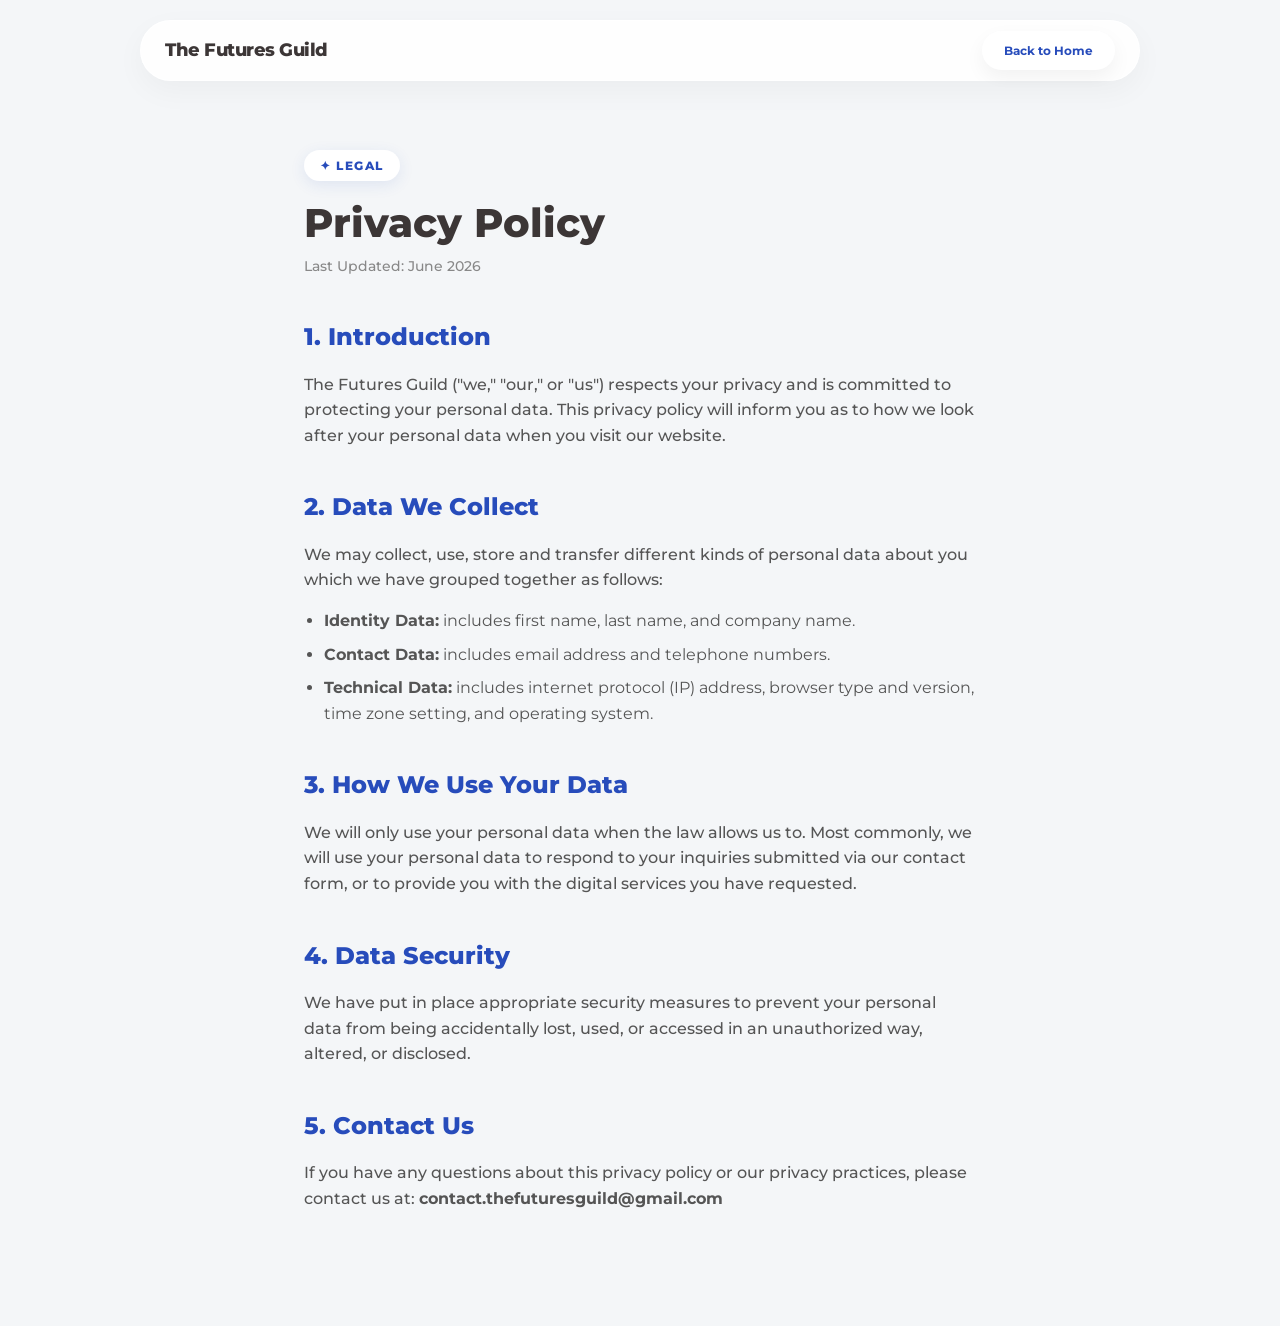
<file: privacy.html>
<!doctype html>
<html lang="en">
  <head>
    <meta charset="UTF-8" />
    <meta name="viewport" content="width=device-width, initial-scale=1.0" />
    <title>Privacy Policy | The Futures Guild</title>
    <link href="https://fonts.googleapis.com/css2?family=Montserrat:wght@400;500;600;700;800&display=swap" rel="stylesheet" />
    <link rel="stylesheet" href="style.css" />
    <style>
        .legal-section { padding: 150px 5% 100px 5%; max-width: 800px; margin: 0 auto; }
        .legal-section h1 { font-size: 2.5rem; margin-bottom: 10px; }
        .legal-section .updated { color: #888; margin-bottom: 40px; font-size: 0.9rem; }
        .legal-section h2 { font-size: 1.5rem; margin-top: 40px; margin-bottom: 15px; color: var(--medium-blue); }
        .legal-section p { margin-bottom: 15px; color: #555; }
        .legal-section ul { margin-bottom: 15px; padding-left: 20px; color: #555; }
        .legal-section li { margin-bottom: 8px; }
    </style>
  </head>
  <body class="bg-light">
    
    <div class="nav-wrapper">
      <header class="navbar-pill">
        <a href="index.html" style="text-decoration: none;"><div class="logo">The Futures Guild</div></a>
        <a href="index.html" class="btn-secondary" style="padding: 8px 20px; font-size: 12px;">Back to Home</a>
      </header>
    </div>

    <section class="legal-section">
      <div class="badge">✦ LEGAL</div>
      <h1>Privacy Policy</h1>
      <p class="updated">Last Updated: June 2026</p>

      <h2>1. Introduction</h2>
      <p>The Futures Guild ("we," "our," or "us") respects your privacy and is committed to protecting your personal data. This privacy policy will inform you as to how we look after your personal data when you visit our website.</p>

      <h2>2. Data We Collect</h2>
      <p>We may collect, use, store and transfer different kinds of personal data about you which we have grouped together as follows:</p>
      <ul>
          <li><strong>Identity Data:</strong> includes first name, last name, and company name.</li>
          <li><strong>Contact Data:</strong> includes email address and telephone numbers.</li>
          <li><strong>Technical Data:</strong> includes internet protocol (IP) address, browser type and version, time zone setting, and operating system.</li>
      </ul>

      <h2>3. How We Use Your Data</h2>
      <p>We will only use your personal data when the law allows us to. Most commonly, we will use your personal data to respond to your inquiries submitted via our contact form, or to provide you with the digital services you have requested.</p>

      <h2>4. Data Security</h2>
      <p>We have put in place appropriate security measures to prevent your personal data from being accidentally lost, used, or accessed in an unauthorized way, altered, or disclosed.</p>

      <h2>5. Contact Us</h2>
      <p>If you have any questions about this privacy policy or our privacy practices, please contact us at: <strong>contact.thefuturesguild@gmail.com</strong></p>
    </section>

  </body>
</html>
</file>
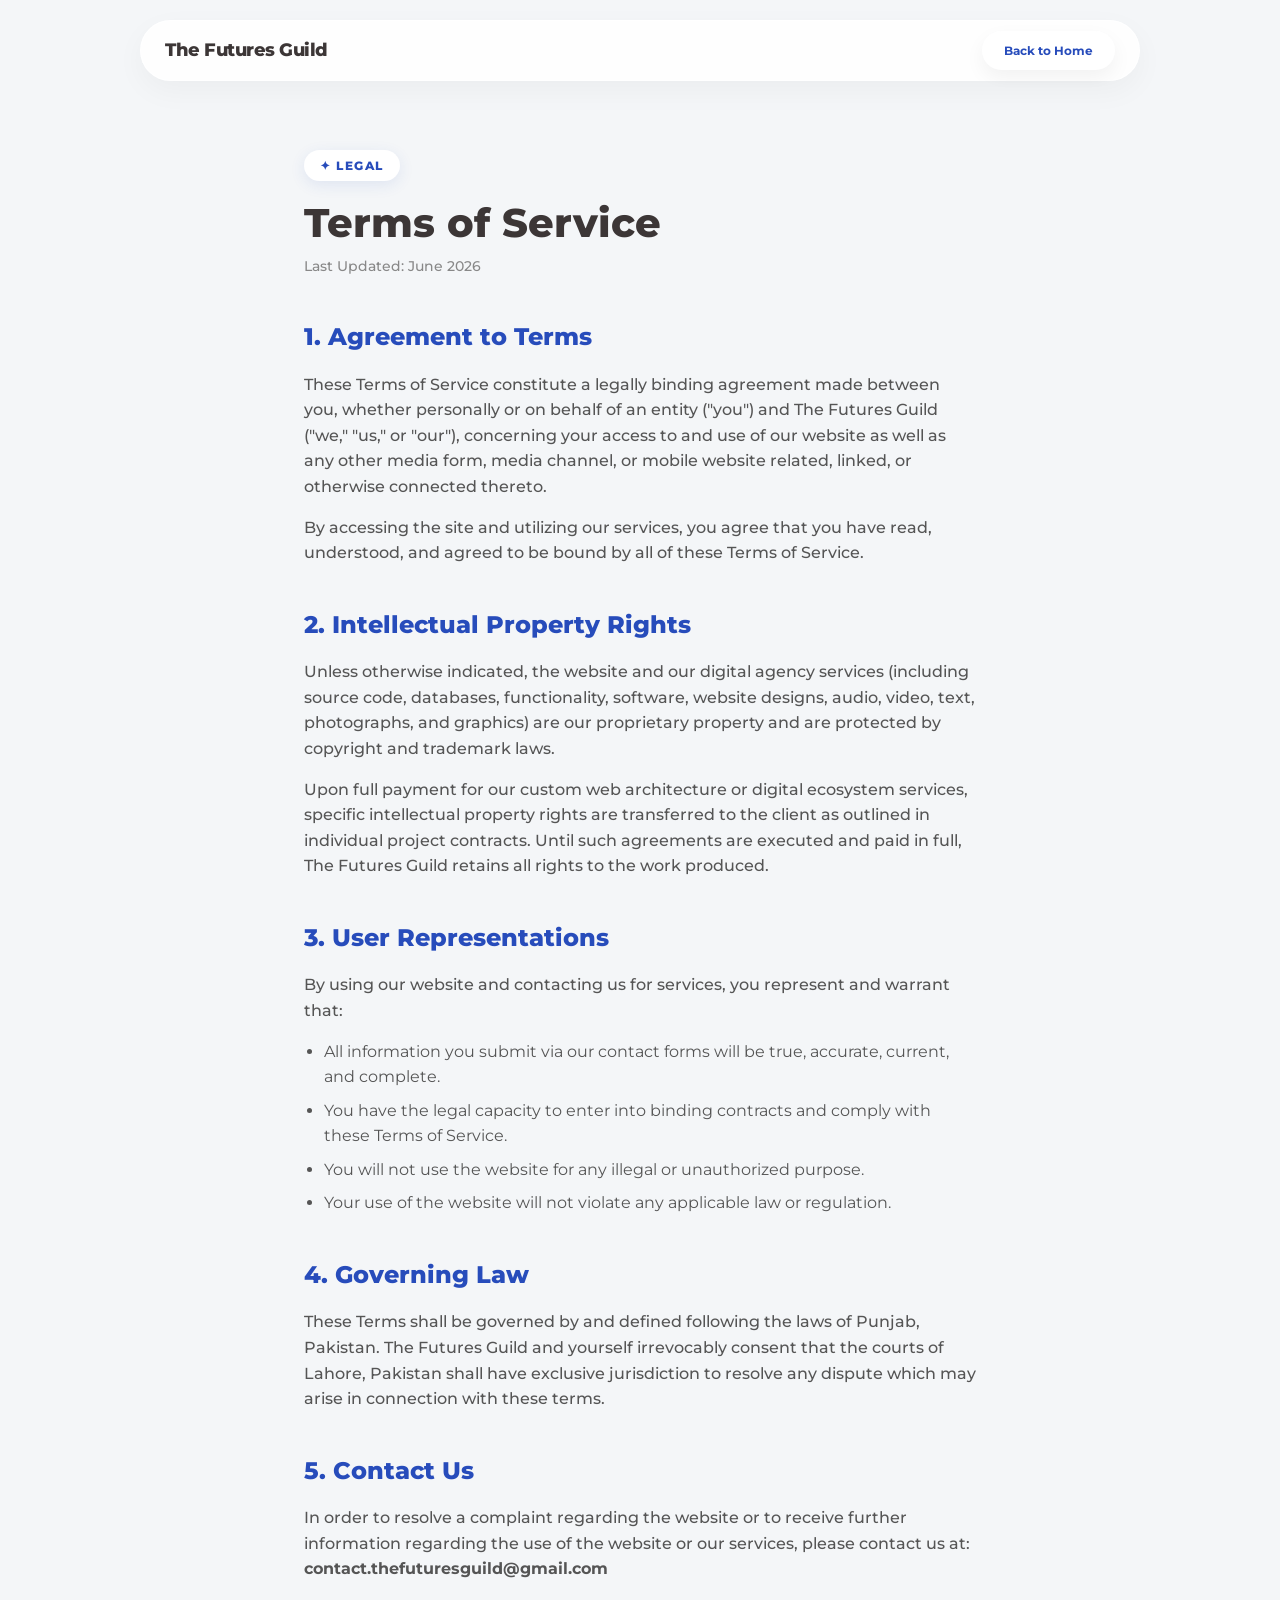
<file: terms.html>
<!doctype html>
<html lang="en">
  <head>
    <meta charset="UTF-8" />
    <meta name="viewport" content="width=device-width, initial-scale=1.0" />
    <title>Terms of Service | The Futures Guild</title>
    <link href="https://fonts.googleapis.com/css2?family=Montserrat:wght@400;500;600;700;800&display=swap" rel="stylesheet" />
    <link rel="stylesheet" href="style.css" />
    <style>
        .legal-section { padding: 150px 5% 100px 5%; max-width: 800px; margin: 0 auto; }
        .legal-section h1 { font-size: 2.5rem; margin-bottom: 10px; }
        .legal-section .updated { color: #888; margin-bottom: 40px; font-size: 0.9rem; }
        .legal-section h2 { font-size: 1.5rem; margin-top: 40px; margin-bottom: 15px; color: var(--medium-blue); }
        .legal-section p { margin-bottom: 15px; color: #555; }
        .legal-section ul { margin-bottom: 15px; padding-left: 20px; color: #555; }
        .legal-section li { margin-bottom: 8px; }
    </style>
  </head>
  <body class="bg-light">
    
    <!-- Simplified Navbar -->
    <div class="nav-wrapper">
      <header class="navbar-pill">
        <a href="index.html" style="text-decoration: none;"><div class="logo">The Futures Guild</div></a>
        <a href="index.html" class="btn-secondary" style="padding: 8px 20px; font-size: 12px;">Back to Home</a>
      </header>
    </div>

    <!-- Legal Content -->
    <section class="legal-section">
      <div class="badge">✦ LEGAL</div>
      <h1>Terms of Service</h1>
      <p class="updated">Last Updated: June 2026</p>

      <h2>1. Agreement to Terms</h2>
      <p>These Terms of Service constitute a legally binding agreement made between you, whether personally or on behalf of an entity ("you") and The Futures Guild ("we," "us," or "our"), concerning your access to and use of our website as well as any other media form, media channel, or mobile website related, linked, or otherwise connected thereto.</p>
      <p>By accessing the site and utilizing our services, you agree that you have read, understood, and agreed to be bound by all of these Terms of Service.</p>

      <h2>2. Intellectual Property Rights</h2>
      <p>Unless otherwise indicated, the website and our digital agency services (including source code, databases, functionality, software, website designs, audio, video, text, photographs, and graphics) are our proprietary property and are protected by copyright and trademark laws.</p>
      <p>Upon full payment for our custom web architecture or digital ecosystem services, specific intellectual property rights are transferred to the client as outlined in individual project contracts. Until such agreements are executed and paid in full, The Futures Guild retains all rights to the work produced.</p>

      <h2>3. User Representations</h2>
      <p>By using our website and contacting us for services, you represent and warrant that:</p>
      <ul>
          <li>All information you submit via our contact forms will be true, accurate, current, and complete.</li>
          <li>You have the legal capacity to enter into binding contracts and comply with these Terms of Service.</li>
          <li>You will not use the website for any illegal or unauthorized purpose.</li>
          <li>Your use of the website will not violate any applicable law or regulation.</li>
      </ul>

      <h2>4. Governing Law</h2>
      <p>These Terms shall be governed by and defined following the laws of Punjab, Pakistan. The Futures Guild and yourself irrevocably consent that the courts of Lahore, Pakistan shall have exclusive jurisdiction to resolve any dispute which may arise in connection with these terms.</p>

      <h2>5. Contact Us</h2>
      <p>In order to resolve a complaint regarding the website or to receive further information regarding the use of the website or our services, please contact us at: <strong>contact.thefuturesguild@gmail.com</strong></p>
    </section>

  </body>
</html>
</file>
<file: style.css>
:root {
  --dark-charcoal: #3c3636;
  --medium-blue: #274cbb;
  --white: #ffffff;
  --bg-light: #f4f6f8;
  --font-primary: "Montserrat", sans-serif;
}

* {
  margin: 0;
  padding: 0;
  box-sizing: border-box;
}

body {
  font-family: var(--font-primary);
  color: var(--dark-charcoal);
  background-color: var(--bg-light);
  line-height: 1.6;
  overflow-x: hidden;
}

/* --- FLUID TYPOGRAPHY & BADGES --- */
h1 {
  font-size: clamp(2.5rem, 6vw, 4.5rem); /* Auto-scales between mobile & desktop */
  font-weight: 800;
  line-height: 1.1;
  margin-bottom: 20px;
}
h2 {
  font-size: clamp(2rem, 4vw, 3rem); /* Auto-scales smoothly */
  font-weight: 800;
  margin-bottom: 15px;
}
h3 {
  font-size: 1.25rem;
  font-weight: 700;
  margin-bottom: 10px;
}
p {
  color: #555;
  font-weight: 500;
}
.highlight {
  color: var(--medium-blue);
}

.badge {
  display: inline-block;
  padding: 6px 16px;
  background: var(--white);
  color: var(--medium-blue);
  font-size: 0.75rem;
  font-weight: 800;
  letter-spacing: 1.5px;
  text-transform: uppercase;
  border-radius: 50px;
  box-shadow: 0 4px 15px rgba(39, 76, 187, 0.1);
  margin-bottom: 20px;
}

/* --- PILL NAVBAR --- */
.nav-wrapper {
  position: absolute; 
  top: 20px;
  left: 0;
  width: 100%;
  display: flex;
  justify-content: center;
  z-index: 1000;
  padding: 0 20px;
}

.navbar-pill {
  background: rgba(255, 255, 255, 0.85);
  backdrop-filter: blur(20px);
  -webkit-backdrop-filter: blur(20px);
  width: 100%;
  max-width: 1000px;
  border-radius: 50px;
  padding: 10px 24px;
  display: flex;
  justify-content: space-between;
  align-items: center;
  box-shadow: 0 10px 30px rgba(0, 0, 0, 0.04);
  border: 1px solid rgba(255, 255, 255, 0.8);
}
.logo {
  font-size: 18px;
  font-weight: 800;
  color: var(--dark-charcoal);
  letter-spacing: -0.5px;
}
.nav-collapse {
  display: contents; /* On desktop, acts like it doesn't exist, restoring perfect spacing */
}
.nav-links {
  display: flex;
  gap: 30px;
  margin: 0 auto;
}
.nav-links a {
  font-size: 13px;
  font-weight: 700;
  color: var(--dark-charcoal);
  text-decoration: none;
  transition: color 0.3s ease;
}
.nav-links a:hover {
  color: var(--medium-blue);
}

/* --- THE ORIGINAL CHARCOAL BUTTON --- */
.btn-nav {
  font-size: 13px;
  background: var(--medium-blue);
  color: var(--white);
  padding: 10px 20px;
  border-radius: 50px;
  text-decoration: none;
  font-weight: 700;
  transition: all 0.3s ease;
  display: inline-block;
}

.btn-nav:hover {
  /* background: var(--dark-charcoal); */
  color: var(--white);
  transform: translateY(-2px);
}

/* --- HAMBURGER MENU BASE --- */
.menu-toggle {
  display: none;
  flex-direction: column;
  cursor: pointer;
  gap: 5px;
  z-index: 1001; 
}

.menu-toggle .bar {
  width: 25px;
  height: 3px;
  background-color: var(--dark-charcoal);
  transition: all 0.3s ease;
  border-radius: 3px;
}
/* --- HERO & BUTTONS --- */
.hero {
  position: relative;
  min-height: 100vh;
  display: flex;
  align-items: center;
  justify-content: center;
  text-align: center;
  padding: 120px 5%;
  overflow: hidden;
}

#canvas-container {
  position: absolute;
  top: 0;
  left: 0;
  width: 100%;
  height: 100%;
  z-index: 0;
  pointer-events: none; 
}

.hero-content {
  position: relative;
  z-index: 1;
  max-width: 800px;
}
.hero-content p {
  font-size: 1.15rem;
  margin-bottom: 40px;
  color: #444;
}

.hero-btns {
  display: flex;
  justify-content: center;
  gap: 15px;
  margin-top: 30px;
}
.btn-primary {
  font-size: 15px;
  background: var(--medium-blue);
  color: var(--white);
  padding: 14px 36px;
  border-radius: 50px;
  text-decoration: none;
  font-weight: 700;
  transition: all 0.3s ease;
  border: 2px solid var(--medium-blue);
  cursor: pointer;
  display: inline-block;
}
.btn-primary:hover {
  transform: translateY(-3px);
  box-shadow: 0 15px 30px rgba(39, 76, 187, 0.3);
}
.btn-secondary {
  font-size: 15px;
  background: var(--white);
  color: var(--medium-blue);
  padding: 14px 36px;
  border-radius: 50px;
  text-decoration: none;
  font-weight: 700;
  transition: all 0.3s ease;
  box-shadow: 0 8px 20px rgba(0, 0, 0, 0.05);
  border: 2px solid transparent;
  display: inline-block;
}
.btn-secondary:hover {
  transform: translateY(-3px);
  border: 2px solid rgba(39, 76, 187, 0.2);
  box-shadow: 0 15px 30px rgba(0, 0, 0, 0.08);
}
.btn-full {
  width: 100%;
  margin-top: 10px;
}

/* --- SECTION BACKGROUND UTILITIES --- */
.bg-white { background-color: var(--white); }
.bg-light { background-color: var(--bg-light); }

/* --- CENTERED HEADER --- */
.bento-header {
  text-align: center;
  margin-bottom: 60px;
}
.bento-header .badge {
  margin-bottom: 20px;
}

/* --- SOLID CONTAINER BENTO SERVICES --- */
.services-solid-grid {
  padding: 120px 5%;
  background: var(--white);
}
.bento-container {
  max-width: 1200px;
  margin: 0 auto;
}
.bento-layout {
  display: grid;
  grid-template-columns: 1fr 1.8fr;
  gap: 20px;
}
.bento-subgrid {
  display: grid;
  grid-template-columns: repeat(2, 1fr);
  grid-template-rows: repeat(2, 1fr);
  gap: 20px;
}

/* ========================================= */
/* --- INFORMATIVE FLIP BENTO CARDS ---      */
/* ========================================= */

.bento-card-wrapper {
  background-color: transparent;
  perspective: 1500px; /* Gives the 3D rotation depth */
  display: block;
  text-decoration: none;
  min-height: 250px;
  height: 100%; /* Ensures it fills the CSS grid cell */
}

.flip-card-inner {
  position: relative;
  width: 100%;
  height: 100%;
  text-align: left;
  transition: transform .7s ease-out;
  transform-style: preserve-3d;
}

/* The Trigger: Flips the card 180 degrees on hover */
.bento-card-wrapper:hover .flip-card-inner {
  transform: rotateY(180deg);
}

.flip-card-front, 
.flip-card-back {
  position: absolute;
  top: 0; left: 0;
  width: 100%;
  height: 100%;
  -webkit-backface-visibility: hidden;
  backface-visibility: hidden;
  border-radius: 16px;
  padding: 30px;
  box-shadow: 0 10px 30px rgba(0, 0, 0, 0.04);
  display: flex;
  flex-direction: column;
}

/* --- FRONT STYLING --- */
.flip-card-front {
  background-size: cover;
  background-position: center;
  justify-content: flex-start;
}

.flip-card-front h3 {
  color: var(--white);
  margin: 0;
  text-shadow: 0 4px 20px rgba(0, 0, 0, 0.8), 0 2px 4px rgba(0, 0, 0, 0.5);
}

/* --- BACK STYLING --- */
.flip-card-back {
  transform: rotateY(180deg);
  justify-content: center;
  align-items: center; /* Centers items perfectly in the middle */
  text-align: center;  /* Centers the actual text */
  padding: 30px 40px; /* Generous padding for text readability */
}

/* Vibrant background colors for the back side to match your requested palette */
.back-dark { background: var(--dark-charcoal); }
.back-blue { background: var(--medium-blue); }
.back-red { background: #e03a3a; }
.back-yellow { background: #e0a81d; }
.back-purple { background: #6b38d9; }

.flip-card-back h3 {
  font-size: 1.3rem;
  margin-bottom: 12px;
  color: var(--white);
  font-weight: 800;
}

.flip-card-back p {
  font-size: 0.85rem; /* Shrunk down slightly for better elegance */
  color: rgba(255, 255, 255, 0.9);
  line-height: 1.6;
  font-weight: 500;
  margin: 0;
}

/* Mobile Adjustment for text fit */
@media (max-width: 600px) {
    .flip-card-back { padding: 25px; }
    .flip-card-back h3 { font-size: 1.1rem; margin-bottom: 8px;}
    .flip-card-back p { font-size: 0.8rem; } /* Further reduced for mobile */
}
/* --- THE ELITE ABOUT SECTION --- */
.about-elite-section {
  padding: 150px 5%;
  background: var(--bg-light); 
  position: relative;
  overflow: hidden;
}
.about-elite-container {
  max-width: 1200px;
  margin: 0 auto;
  display: grid;
  grid-template-columns: 1fr 1.2fr;
  gap: 100px;
  align-items: center;
}
.about-visual {
  position: relative;
}
.about-main-img {
  width: 100%;
  height: 600px;
  object-fit: cover;
  border-radius: 24px;
  box-shadow: 0 30px 60px rgba(0, 0, 0, 0.08);
  transition: transform 0.6s ease;
}
.about-visual:hover .about-main-img {
  transform: scale(1.02);
}
.floating-stat {
  position: absolute;
  bottom: -30px;
  right: -30px;
  background: rgba(255, 255, 255, 0.7);
  backdrop-filter: blur(20px);
  -webkit-backdrop-filter: blur(20px);
  border: 1px solid rgba(255, 255, 255, 0.9);
  padding: 30px 40px;
  border-radius: 20px;
  box-shadow: 0 20px 40px rgba(0, 0, 0, 0.08);
  display: flex;
  align-items: center;
  gap: 20px;
  transition: transform 0.5s ease;
  z-index: 3;
}
.about-visual:hover .floating-stat {
  transform: translateY(-15px);
}
.stat-number {
  font-size: 3.5rem;
  font-weight: 800;
  color: var(--medium-blue);
  line-height: 1;
  letter-spacing: -2px;
}
.stat-text {
  font-size: 0.95rem;
  font-weight: 800;
  text-transform: uppercase;
  color: var(--dark-charcoal);
  letter-spacing: 1px;
  line-height: 1.3;
}
.about-content-elite {
  position: relative;
  z-index: 2;
}
.elite-heading {
  font-size: clamp(2rem, 4vw, 3.5rem);
  font-weight: 800;
  line-height: 1.1;
  margin-bottom: 25px;
  letter-spacing: -1px;
}
.elite-lead {
  font-size: 1.15rem;
  color: #555;
  line-height: 1.8;
  margin-bottom: 50px;
}
.elite-features {
  display: flex;
  flex-direction: column;
  gap: 20px;
}
.elite-feature {
  display: flex;
  align-items: flex-start;
  gap: 20px;
  padding: 30px;
  background: var(--white);
  border-radius: 20px;
  box-shadow: 0 10px 30px rgba(0, 0, 0, 0.02);
  border: 1px solid rgba(0, 0, 0, 0.03);
  transition: all 0.4s cubic-bezier(0.16, 1, 0.3, 1);
}
.elite-feature:hover {
  transform: translateX(15px);
  box-shadow: 0 20px 50px rgba(39, 76, 187, 0.08);
  border-color: rgba(39, 76, 187, 0.2);
}
.feature-icon {
  font-size: 1.5rem;
  color: var(--medium-blue);
  background: rgba(39, 76, 187, 0.05);
  width: 55px;
  height: 55px;
  display: flex;
  align-items: center;
  justify-content: center;
  border-radius: 14px;
  flex-shrink: 0;
  transition: background 0.3s ease, color 0.3s ease;
}
.elite-feature:hover .feature-icon {
  background: var(--medium-blue);
  color: var(--white);
}
.elite-feature h4 {
  font-size: 1.2rem;
  font-weight: 800;
  margin-bottom: 8px;
  color: var(--dark-charcoal);
}
.elite-feature p {
  font-size: 1rem;
  color: #666;
  margin: 0;
  line-height: 1.6;
}

/* --- THE UPGRADED METHODOLOGY SECTION --- */
.process-section {
  padding: 120px 5%;
}
.process-header {
  text-align: center;
  max-width: 700px;
  margin: 0 auto 80px auto;
}
.process-header .badge {
  margin-bottom: 20px;
}
.process-header h2 {
  font-size: clamp(2rem, 4vw, 3.5rem); 
  font-weight: 800;
  margin-bottom: 15px;
  color: var(--dark-charcoal);
}
.process-header p {
  font-size: 1.15rem;
  color: #666;
}
.methodology-timeline {
  display: flex;
  justify-content: space-between;
  position: relative;
  max-width: 1200px;
  margin: 0 auto;
}
.methodology-line {
  position: absolute;
  top: 55px;
  left: 10%;
  right: 10%;
  height: 2px;
  background: rgba(39, 76, 187, 0.2);
  box-shadow: 0 0 12px rgba(39, 76, 187, 0.3);
  z-index: 1;
}
.methodology-step {
  text-align: center;
  position: relative;
  z-index: 2;
  flex: 1;
  padding: 0 20px;
  display: flex;
  flex-direction: column;
  align-items: center;
  cursor: pointer;
}
.orb-wrapper {
  position: relative;
  margin-bottom: 25px;
  width: 110px;
  height: 110px;
}
.methodology-orb {
  width: 100%;
  height: 100%;
  background: #f4f6f9;
  border: 8px solid var(--white);
  border-radius: 50%;
  display: flex;
  align-items: center;
  justify-content: center;
  box-shadow: 0 10px 30px rgba(0, 0, 0, 0.08);
  color: var(--dark-charcoal);
  transition: all 0.4s cubic-bezier(0.25, 0.8, 0.25, 1);
}
.methodology-step:hover .methodology-orb {
  transform: scale(1.12);
  box-shadow: 0 15px 40px rgba(39, 76, 187, 0.25);
  background: var(--medium-blue);
  color: var(--white);
}
.orb-number {
  position: absolute;
  top: 0;
  right: -5px;
  width: 32px;
  height: 32px;
  background: var(--white);
  border-radius: 50%;
  display: flex;
  align-items: center;
  justify-content: center;
  font-size: 0.8rem;
  font-weight: 800;
  color: var(--medium-blue);
  box-shadow: 0 4px 10px rgba(0, 0, 0, 0.1);
  z-index: 3;
  transition: transform 0.4s ease;
}
.methodology-step:hover .orb-number {
  transform: scale(1.05);
}
.methodology-step h4 {
  font-size: 1.3rem;
  font-weight: 600;
  margin-bottom: 12px;
  color: var(--dark-charcoal);
}
.methodology-step p {
  font-size: 14px;
  color: #666;
  line-height: 1.6;
  max-width: 250px;
}

/* --- THE ELITE CONTACT SECTION --- */
.contact-elite-section {
  padding: 120px 5%;
  background: var(--bg-light);
}
.contact-elite-container {
  max-width: 1200px;
  margin: 0 auto;
  display: grid;
  grid-template-columns: 1fr 1.2fr;
  gap: 80px;
  align-items: center;
}
.contact-heading {
  font-size: clamp(2.5rem, 4vw, 3.5rem);
  font-weight: 800;
  line-height: 1.1;
  margin-bottom: 20px;
  color: var(--dark-charcoal);
}
.contact-lead {
  font-size: 1.15rem;
  color: #666;
  margin-bottom: 50px;
  line-height: 1.6;
  max-width: 400px;
}
.contact-details {
  display: flex;
  flex-direction: column;
  gap: 30px;
}
.contact-item {
  display: flex;
  align-items: center;
  gap: 20px;
}
.contact-icon {
  width: 50px;
  height: 50px;
  background: var(--white);
  color: var(--medium-blue);
  border-radius: 50%;
  display: flex;
  align-items: center;
  justify-content: center;
  font-size: 1.2rem;
  box-shadow: 0 10px 20px rgba(0, 0, 0, 0.05);
}
.contact-label {
  display: block;
  font-size: 0.85rem;
  font-weight: 700;
  color: #888;
  text-transform: uppercase;
  letter-spacing: 1px;
  margin-bottom: 4px;
}
.contact-value {
  font-size: 1.1rem;
  font-weight: 700;
  color: var(--dark-charcoal);
  margin: 0;
}
.contact-form-wrapper {
  background: var(--white);
  padding: 50px;
  border-radius: 24px;
  box-shadow: 0 20px 60px rgba(0, 0, 0, 0.06);
  border: 1px solid rgba(0, 0, 0, 0.02);
}
.elite-form {
  display: flex;
  flex-direction: column;
  gap: 24px;
}
.form-row {
  display: grid;
  grid-template-columns: 1fr 1fr;
  gap: 24px;
}
.input-group {
  display: flex;
  flex-direction: column;
  text-align: left;
}
.input-group label {
  font-size: 0.85rem;
  font-weight: 700;
  color: var(--dark-charcoal);
  margin-bottom: 8px;
}
.elite-form input,
.elite-form textarea {
  width: 100%;
  padding: 16px 20px;
  background: #f8fafc;
  border: 2px solid transparent;
  border-radius: 12px;
  font-family: inherit;
  font-size: 1rem;
  color: var(--dark-charcoal);
  transition: all 0.3s ease;
}
.elite-form input::placeholder,
.elite-form textarea::placeholder {
  color: #a0aec0;
}
.elite-form input:focus,
.elite-form textarea:focus {
  outline: none;
  background: var(--white);
  border-color: var(--medium-blue);
  box-shadow: 0 10px 25px rgba(39, 76, 187, 0.1);
}

/* --- THE ELITE FOOTER --- */
.footer-elite {
  background: var(--dark-charcoal);
  color: var(--white);
  padding: 100px 5% 30px 5%;
  position: relative;
}
.footer-elite::before {
  content: "";
  position: absolute;
  top: 0;
  left: 5%;
  right: 5%;
  height: 1px;
  background: rgba(255, 255, 255, 0.05);
}
.footer-grid {
  display: grid;
  grid-template-columns: 2fr 1fr 1fr 1.5fr;
  gap: 50px;
  margin-bottom: 80px;
  max-width: 1200px;
  margin: 0 auto;
}
.footer-logo {
  font-size: 1.5rem;
  font-weight: 800;
  margin-bottom: 20px;
  letter-spacing: -0.5px;
}
.brand-col p {
  color: #a0aec0;
  font-size: 0.95rem;
  max-width: 320px;
  line-height: 1.6;
  margin-bottom: 30px;
}
.social-links {
  display: flex;
  gap: 15px;
}
.social-links a {
  display: grid;
  place-items: center; 
  width: 40px;
  height: 40px;
  background: rgba(255, 255, 255, 0.05);
  color: var(--white);
  border-radius: 50%;
  text-decoration: none;
  transition: all 0.3s ease;
}
.social-links a:hover {
  background: var(--medium-blue);
  transform: translateY(-3px);
  box-shadow: 0 10px 20px rgba(39, 76, 187, 0.3);
}
.social-links a i {
  display: block; 
  font-size: 1.2rem; 
  line-height: 2; 
}
.footer-col h4 {
  font-size: 0.85rem;
  letter-spacing: 1.5px;
  margin-bottom: 25px;
  color: var(--white);
  font-weight: 700;
}
.footer-col a {
  display: block;
  color: #a0aec0;
  text-decoration: none;
  margin-bottom: 14px;
  font-size: 0.95rem;
  transition: all 0.3s ease;
}
.footer-col a:hover {
  color: var(--white);
  padding-left: 6px; 
}
.footer-col p {
  color: #a0aec0;
  font-size: 0.95rem;
  margin-bottom: 14px;
  display: flex;
  align-items: center;
  gap: 12px;
}
.footer-bottom {
  display: flex;
  justify-content: space-between;
  align-items: center;
  border-top: 1px solid rgba(255, 255, 255, 0.1);
  padding-top: 30px;
  font-size: 0.9rem;
  color: #a0aec0;
  max-width: 1200px;
  margin: 0 auto;
}
.footer-legal a {
  color: #a0aec0;
  text-decoration: none;
  margin-left: 20px;
  transition: color 0.3s ease;
}
.footer-legal a:hover {
  color: var(--white);
}
/* --- SCROLL REVEAL ANIMATIONS --- */
/* Overriding the scroll reveal to keep everything visible */
.reveal {
  opacity: 1 !important;
  transform: none !important;
  visibility: visible !important;
}

.reveal.active {
  opacity: 1;
  transform: translateY(0);
}
/* ========================================= */
/* --- GLOBAL RESPONSIVE MEDIA QUERIES ---   */
/* ========================================= */

/* 4K & Ultra-Wide Desktop Scaling */
@media (min-width: 1800px) {
  html { font-size: 18px; } 
  .bento-container, .about-elite-container, .methodology-timeline, 
  .contact-elite-container, .footer-grid, .footer-bottom {
      max-width: 1500px;
  }
}

/* Tablets & Small Laptops */
@media (max-width: 1024px) {
  .bento-layout { grid-template-columns: 1fr; }
  .solid-card { min-height: 350px; }
  .about-elite-container { grid-template-columns: 1fr; gap: 80px; }
  .about-main-img { height: 450px; }
}

/* Large Phones & Small Tablets */
@media (max-width: 900px) {
  .methodology-timeline { flex-direction: column; gap: 60px; }
  
  /* Hides the methodology line completely so it doesn't break the design */
  .methodology-line { display: none; }

  .contact-elite-container { grid-template-columns: 1fr; gap: 60px; }
  .footer-grid { grid-template-columns: 1fr; gap: 50px; }
}

/* Standard Mobile Devices (Collapsible Navbar Implementation) */
@media (max-width: 768px) {
  .navbar-pill {
      flex-wrap: nowrap; 
      justify-content: space-between;
  }
  
  .logo { order: 1; }
  .menu-toggle { display: flex; order: 2; margin-left: auto; }

  /* The wrapper becomes the visual dropdown box */
  .nav-collapse {
      display: flex; /* Turns off display:contents */
      position: absolute;
      top: 70px;
      left: 5%;
      right: 5%;
      background: rgba(255, 255, 255, 0.95);
      backdrop-filter: blur(20px);
      border-radius: 20px;
      box-shadow: 0 15px 40px rgba(0,0,0,0.1);
      flex-direction: column;
      align-items: center;
      padding: 20px 0;
      gap: 20px;
      opacity: 0;
      visibility: hidden;
      transform: translateY(-20px);
      transition: all 0.3s ease;
      z-index: 1000;
  }
  
  /* Active Mobile Dropdown */
  .nav-collapse.active {
      opacity: 1;
      visibility: visible;
      transform: translateY(0);
  }

  /* Stack the links inside the dropdown */
  .nav-links {
      margin: 0;
      flex-direction: column;
      align-items: center;
      gap: 20px;
  }

  /* Hamburger Animation */
  .menu-toggle.is-active .bar:nth-child(2) { opacity: 0; }
  .menu-toggle.is-active .bar:nth-child(1) { transform: translateY(8px) rotate(45deg); }
  .menu-toggle.is-active .bar:nth-child(3) { transform: translateY(-8px) rotate(-45deg); }
}

/* Small Mobile Devices */
@media (max-width: 600px) {
  .hero-btns { flex-direction: column; gap: 15px; }
  .btn-primary, .btn-secondary { width: 100%; }
  
  .bento-subgrid { grid-template-columns: 1fr; }
  .solid-card { min-height: 250px; }

  /* Shrinks the large anchor card title to match the smaller cards */
  .title-large {
    font-size: clamp(1.1rem, 1.5vw, 1.4rem);
    font-weight: 700;
  }

  .elite-feature { flex-direction: column; gap: 15px; padding: 25px; }
  .about-main-img { height: 350px; }
  .floating-stat { right: 5%; bottom: -15px; padding: 15px 25px; }
  .stat-number { font-size: 2.5rem; }

  .form-row { grid-template-columns: 1fr; }

  .footer-grid { text-align: center; }
  .brand-col p { margin: 0 auto 30px auto; }
  .social-links { justify-content: center; }
  .footer-col p { justify-content: center; }
  .footer-bottom { flex-direction: column; gap: 20px; text-align: center; }
  .footer-legal a { margin: 0 10px; }
}

/* Extra Small Phones */
@media (max-width: 480px) {
  .navbar-pill { padding: 10px 15px; }
  .logo { font-size: 16px; margin: 0; } /* Removed auto margin so it aligns left natively */

  .contact-form-wrapper { padding: 25px 20px; }
  .contact-item { flex-direction: column; align-items: center; text-align: center; }
  .contact-icon { width: 45px; height: 45px; }
}
/* ========================================= */
/* --- ACCESSIBILITY (a11y) ---              */
/* ========================================= */

/* Universal focus state for links, inputs, and textareas */
*:focus-visible {
    outline: 3px solid var(--medium-blue);
    outline-offset: 4px;
    border-radius: 4px;
}

/* Specific fix for rounded pill buttons */
.btn-primary:focus-visible, 
.btn-secondary:focus-visible, 
.btn-nav:focus-visible {
    border-radius: 50px;
}

/* ========================================= */
/* --- CUSTOM AUTO-HIDING SCROLLBAR ---      */
/* ========================================= */

/* Firefox */
html {
  scrollbar-width: thin;
  scrollbar-color: transparent transparent; /* Hidden by default */
}

html.is-scrolling {
  scrollbar-color: var(--medium-blue) transparent;
}

/* WebKit (Chrome, Safari, Edge) */
::-webkit-scrollbar {
  width: 8px; /* Slim, elegant profile */
}

::-webkit-scrollbar-track {
  background: transparent; /* Completely hidden track */
}

::-webkit-scrollbar-thumb {
  background-color: transparent; /* Hidden by default */
  border-radius: 10px;
}

/* When scrolling or hovering, reveal the thumb */
html.is-scrolling::-webkit-scrollbar-thumb,
::-webkit-scrollbar-thumb:hover {
  background-color: var(--medium-blue);
}

/* Optional: Darker shade when actually clicking and dragging the scrollbar */
::-webkit-scrollbar-thumb:active {
  background-color: var(--dark-charcoal);
}

/* ========================================= */
/* --- ABOUT US PAGE SPECIFIC STYLES ---     */
/* ========================================= */

/* Dedicated About Hero with Canvas Support */
.about-hero {
  position: relative;
  padding: 180px 5% 100px 5%; /* Extra top padding for the fixed navbar */
  text-align: center;
  display: flex;
  align-items: center;
  justify-content: center;
  overflow: hidden; /* Keeps the particles contained */
}

/* Ensure the hero text sits ABOVE the 3D particles */
.about-hero .hero-content {
  position: relative;
  z-index: 1;
  max-width: 800px;
  margin: 0 auto;
}

/* Core Values Grid */
.core-values-section {
  padding: 100px 5%;
}

.values-grid {
  display: grid;
  grid-template-columns: repeat(2, 1fr);
  gap: 30px;
  max-width: 1000px;
  margin: 0 auto;
}

.value-card {
  background: var(--white);
  padding: 40px;
  border-radius: 20px;
  box-shadow: 0 10px 30px rgba(0, 0, 0, 0.03);
  border: 1px solid rgba(0, 0, 0, 0.02);
  transition: transform 0.3s ease, box-shadow 0.3s ease;
}

.value-card:hover {
  transform: translateY(-5px);
  box-shadow: 0 20px 40px rgba(39, 76, 187, 0.08);
  border-color: rgba(39, 76, 187, 0.1);
}

.value-icon {
  width: 60px;
  height: 60px;
  background: rgba(39, 76, 187, 0.05);
  color: var(--medium-blue);
  border-radius: 16px;
  display: flex;
  align-items: center;
  justify-content: center;
  font-size: 1.5rem;
  margin-bottom: 20px;
  transition: background 0.3s ease, color 0.3s ease;
}

.value-card:hover .value-icon {
  background: var(--medium-blue);
  color: var(--white);
}

.value-card h3 {
  font-size: 1.3rem;
  color: var(--dark-charcoal);
  margin-bottom: 12px;
}

.value-card p {
  font-size: 0.95rem;
  color: #666;
  line-height: 1.6;
}

/* Future Roadmap Banner */
.roadmap-banner {
  padding: 100px 5%;
  background: var(--medium-blue);
  color: var(--white);
  text-align: center;
}

.roadmap-content {
  max-width: 800px;
  margin: 0 auto;
}

.roadmap-content h2 {
  color: var(--white);
  font-size: clamp(2rem, 4vw, 3rem);
  margin-bottom: 20px;
}

.roadmap-content p {
  color: rgba(255, 255, 255, 0.9);
  font-size: 1.1rem;
  line-height: 1.8;
  margin-bottom: 30px;
}

/* Responsive Fixes for About Page */
@media (max-width: 768px) {
  .values-grid {
    grid-template-columns: 1fr;
  }
}

/* ========================================= */
/* --- FLOATING WHATSAPP BUTTON ---          */
/* ========================================= */

.floating-whatsapp-btn {
  position: fixed;
  bottom: 30px;
  right: 30px;
  width: 60px;
  height: 60px;
  background-color: #25D366; /* Official WhatsApp Green */
  color: var(--white);
  border-radius: 50%;
  display: flex;
  align-items: center;
  justify-content: center;
  font-size: 2rem; /* Slightly larger for the brand icon */
  box-shadow: 0 10px 25px rgba(37, 211, 102, 0.3);
  z-index: 9999; /* Ensures it floats above absolutely everything */
  text-decoration: none;
  transition: all 0.3s cubic-bezier(0.16, 1, 0.3, 1);
}

.floating-whatsapp-btn:hover {
  transform: translateY(-5px) scale(1.05);
  box-shadow: 0 15px 35px rgba(37, 211, 102, 0.4);
  color: var(--white);
}

/* Mobile Adjustment: slightly smaller so it doesn't hide text */
@media (max-width: 600px) {
  .floating-whatsapp-btn {
    bottom: 20px;
    right: 20px;
    width: 55px;
    height: 55px;
    font-size: 1.6rem;
  }
}

/* Removes the ugly blue tap highlight on mobile devices */
.process-step, 
.orb, 
.process-content,
.bento-container,
a,
button {
  -webkit-tap-highlight-color: transparent;
}
</file>
